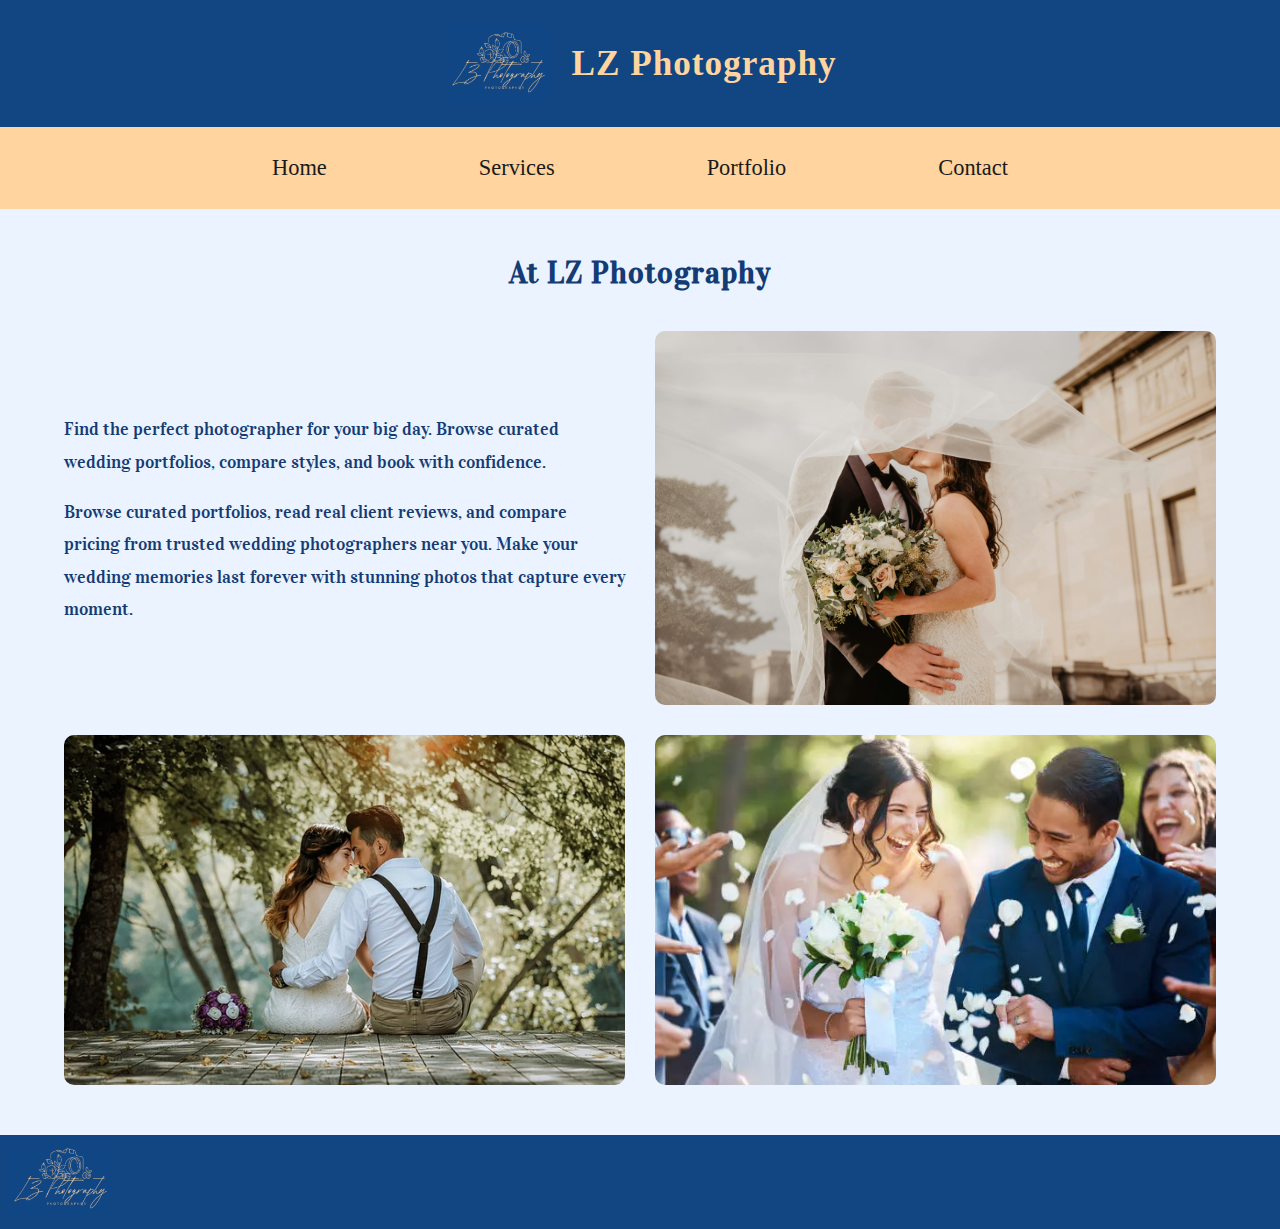
<file: index.html>
<!DOCTYPE html>
<html lang="en">
<head>
    <meta charset="UTF-8">
    <meta name="viewport" content="width=device-width, initial-scale=1.0">
    <title>LZ Photography</title>
    <link href="https://fonts.googleapis.com/css2?family=Vidaloka&display=swap" rel="stylesheet">
    <link href="https://fonts.googleapis.com/css2?family=Montserrat:wght@300;400;500&family=Vidaloka&display=swap" rel="stylesheet">
    <link rel="stylesheet" href="css/home_styles.css">
</head>

<body>
    <header class="header">
        <div class="logo-section">
            <img src="logo.png" alt="LZ Photography Logo" class="logo">
            <h1 class="title">LZ Photography</h1>
        </div>
    </header>

    <div class="menu-container">
        <div class="menu-icon" id="menuToggle">
            <img src="menubar-pic.jpeg" alt="menu">
        </div>

        <nav class="navbar" id="nav-menu">
            <a href="index.html">Home</a>
            <a href="services.html">Services</a>
            <a href="portfolio.html">Portfolio</a>
            <a href="contact.html">Contact</a>
        </nav>
    </div>

<section class="introduction">
        <h2>At LZ Photography</h2>


 <div class="introduction-content">
    <div class="text-block">
        <p>Find the perfect photographer for your big day. Browse curated wedding portfolios, compare styles, and book with confidence.</p>
        <p>Browse curated portfolios, read real client reviews, and compare pricing from trusted wedding photographers near you. Make your wedding memories last forever with stunning photos that capture every moment.</p>
    </div>

    <img src="home1.jpg" alt="Bride and groom photo" class="image1">
    <img src="home4.jpg" alt="Wedding photo outdoors" class="image2">
    <img src="home3.jpg" alt="Wedding photo outdoors" class="image3">
</div>
</section>

<footer>
    <div><img src="logo.png" alt="LZ Photography Logo" class="logo"></div>
</footer>
</body>

<script src="script.js"></script>
</html>
</file>
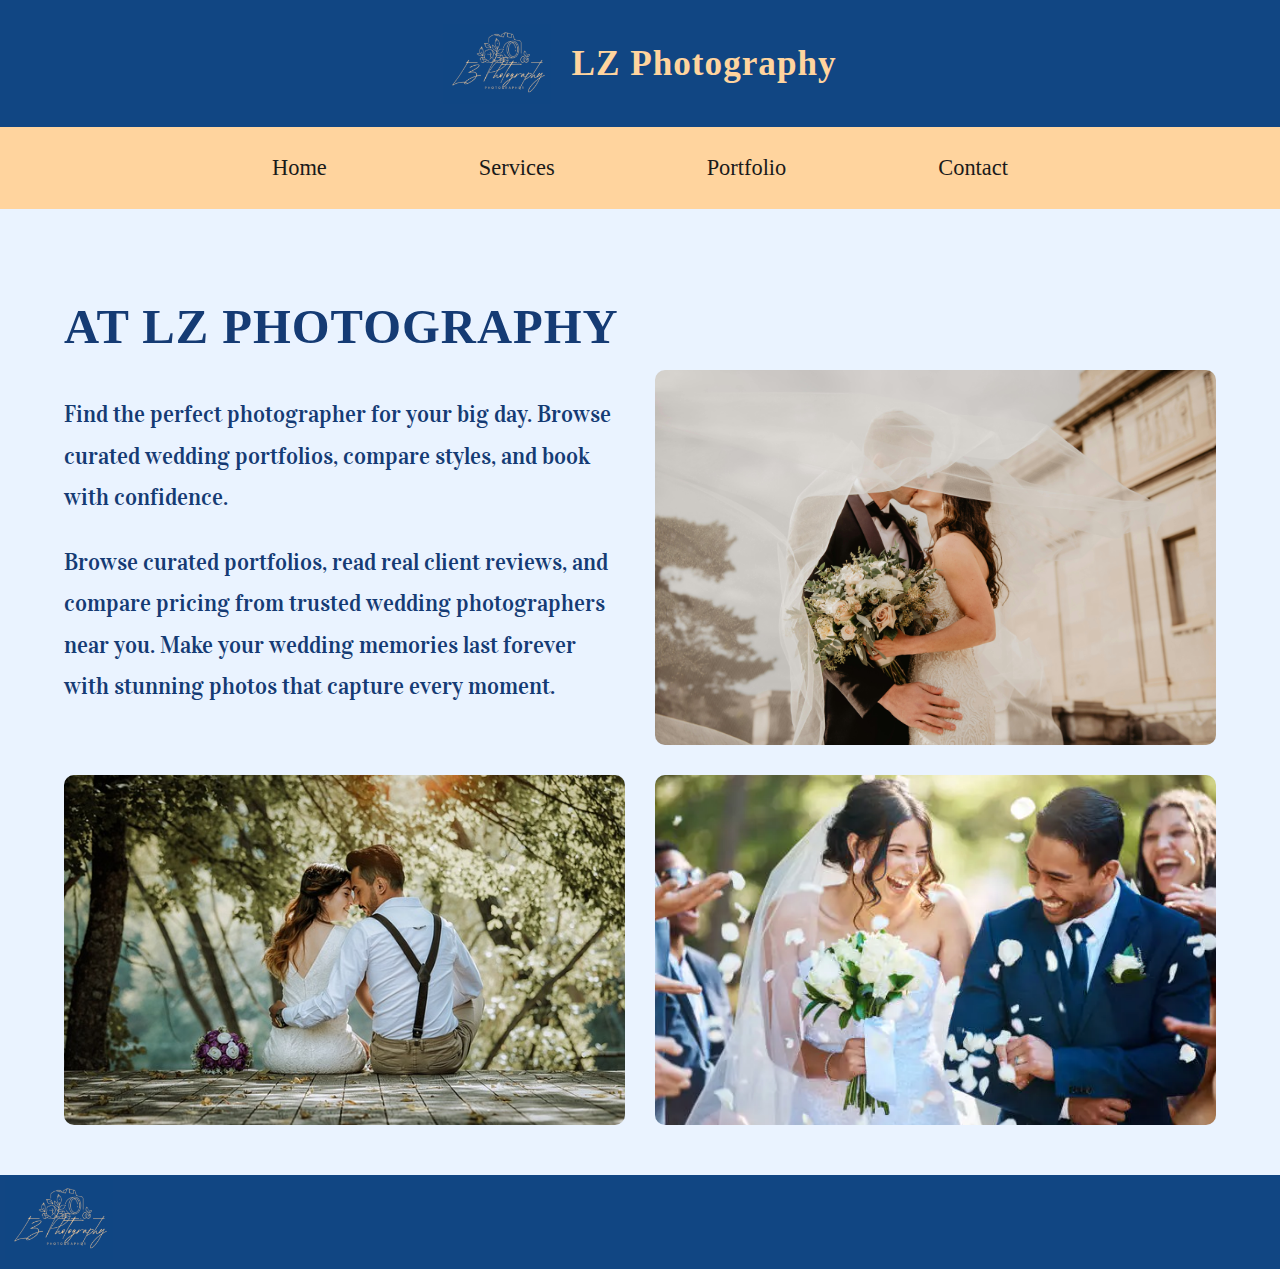
<file: final 2/index.html>
<!DOCTYPE html>
<html lang="en">
<head>
    <meta charset="UTF-8">
    <meta name="viewport" content="width=device-width, initial-scale=1.0">
    <title>LZ Photography</title>
    <link rel="stylesheet" href="css/home_styles.css">
    <link href="https://fonts.googleapis.com/css2?family=Montserrat:wght@400;500&family=Vidaloka&display=swap" rel="stylesheet">
</head>

<body>
    <header class="header">
        <div class="logo-section">
            <img src="logo.png" alt="LZ Photography Logo" class="logo">
            <h1 class="title">LZ Photography</h1>
        </div>
    </header>

    <div class="menu-container">
        <div class="menu-icon" id="menuToggle">
            <img src="menubar-pic.jpeg" alt="menu">
        </div>

        <nav class="navbar" id="nav-menu">
            <a href="index.html">Home</a>
            <a href="services.html">Services</a>
            <a href="portfolio.html">Portfolio</a>
            <a href="contact.html">Contact</a>
        </nav>
    </div>

<section class="introduction">
        <h2>AT LZ PHOTOGRAPHY</h2>


 <div class="introduction-content">
    <div class="text-block">
        <p>Find the perfect photographer for your big day. Browse curated wedding portfolios, compare styles, and book with confidence.</p>
        <p>Browse curated portfolios, read real client reviews, and compare pricing from trusted wedding photographers near you. Make your wedding memories last forever with stunning photos that capture every moment.</p>
    </div>

    <img src="home1.jpg" alt="Bride and groom photo" class="image1">
    <img src="home4.jpg" alt="Wedding photo outdoors" class="image2">
    <img src="home3.jpg" alt="Wedding photo outdoors" class="image3">
</div>
</section>

<footer>
    <div><img src="logo.png" alt="LZ Photography Logo" class="logo"></div>
</footer>
</body>

<script src="script.js"></script>
</html>
</file>
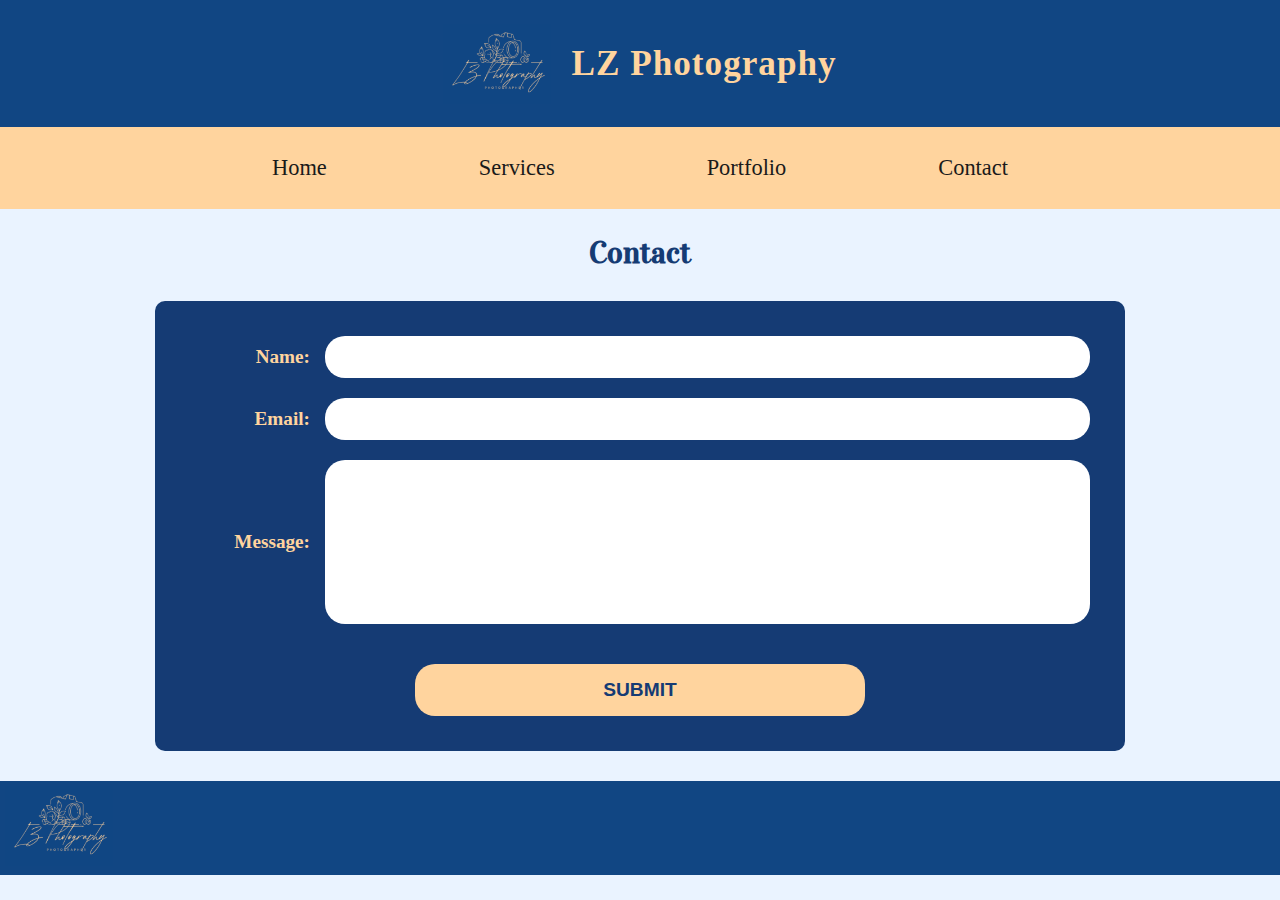
<file: contact.html>
<!DOCTYPE html>
<html lang="en">
<head>
    <meta charset="UTF-8">
    <meta name="viewport" content="width=device-width, initial-scale=1.0">
    <title>LZ Photography</title>
    <link href="https://fonts.googleapis.com/css2?family=Vidaloka&display=swap" rel="stylesheet">
    <link href="https://fonts.googleapis.com/css2?family=Montserrat:wght@300;400;500&family=Vidaloka&display=swap" rel="stylesheet">
    <link rel="stylesheet" href="css/contact_styles.css">
</head>

<body>
    <header class="header">
        <div class="logo-section">
            <img src="logo.png" alt="LZ Photography Logo" class="logo">
            <h1 class="title">LZ Photography</h1>
        </div>
    </header>

    <div class="menu-container">
        <div class="menu-icon" id="menuToggle">
            <img src="menubar-pic.jpeg" alt="menu">
        </div>

        <nav class="navbar" id="nav-menu">
            <a href="index.html">Home</a>
            <a href="services.html">Services</a>
            <a href="portfolio.html">Portfolio</a>
            <a href="contact.html">Contact</a>
        </nav>
    </div>

    <h2>Contact</h2>

    <section class="contact">

    <form class="contact-form">
      <label for="name">Name:</label>
      <input type="text" id="name">

      <label for="email">Email:</label>
      <input type="email" id="email">

      <label for="message">Message:</label>
      <textarea id="message"></textarea>

      <button type="submit" class="submit">SUBMIT</button>
    </form>
  </section>

  <footer>
    <div><img src="logo.png" alt="LZ Photography Logo" class="logo"></div>
</footer>
</body>

<script src="script.js"></script>
</html>
</file>
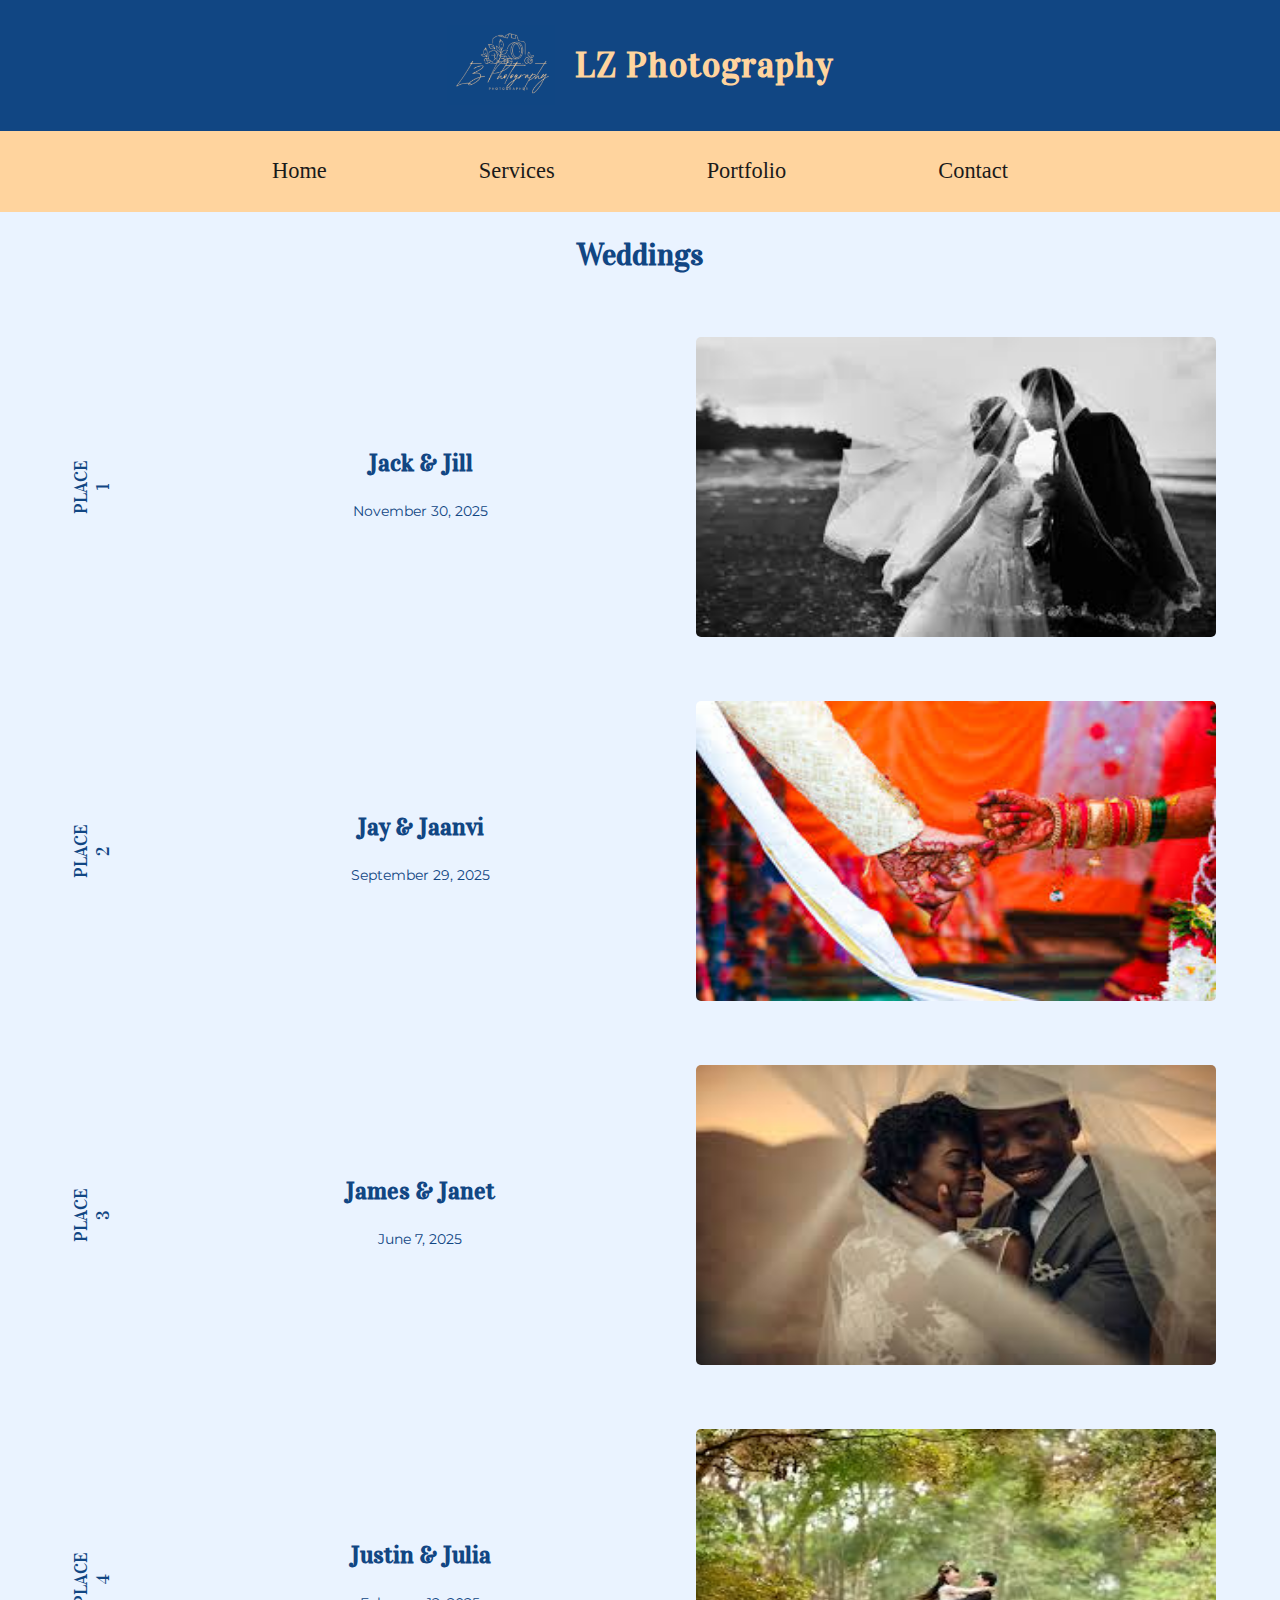
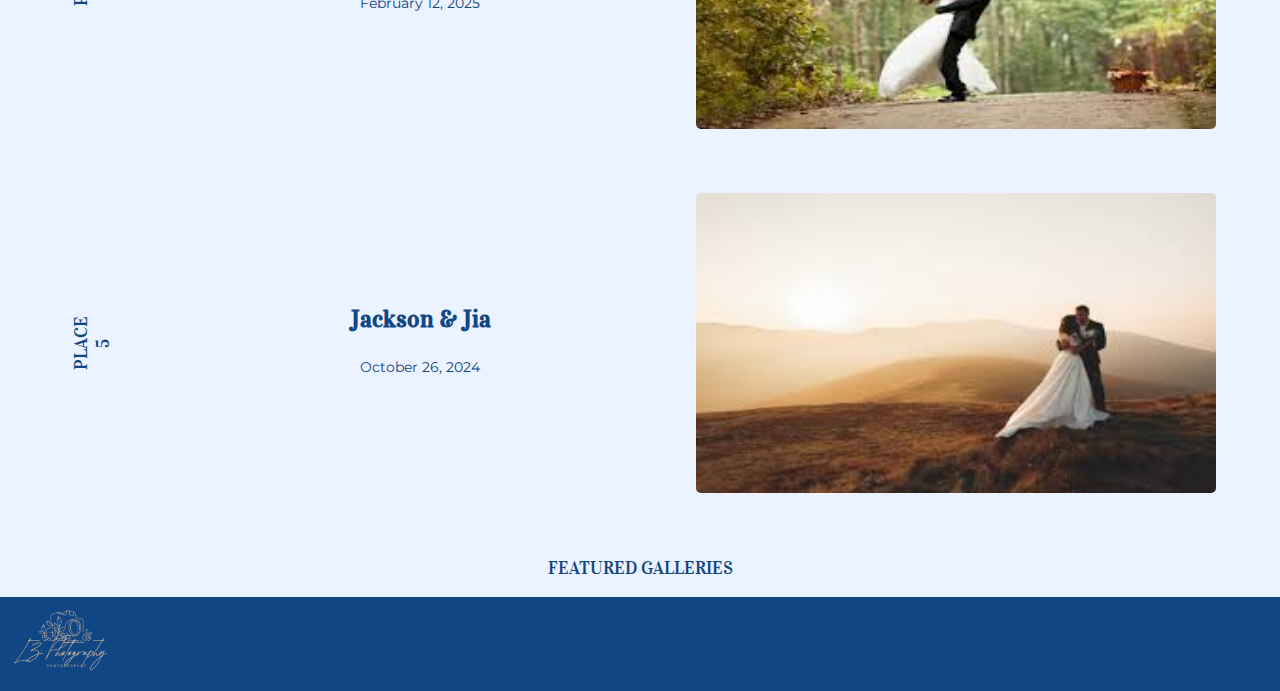
<file: portfolio.html>
<!DOCTYPE HTML>
<html lang="en">

<head>
    <meta charset="utf-8">
    <meta name="viewport" content="width=device-width, initial-scale-1, shrink-to-fit=no">
    <title>Portfolio</title>
        <link rel="preconnect" href="https://fonts.googleapis.com">
        <link rel="preconnect" href="https://fonts.gstatic.com" crossorigin>
        <link href="https://fonts.googleapis.com/css2?family=Vidaloka&display=swap" rel="stylesheet">
        <link href="https://fonts.googleapis.com/css2?family=Montserrat:wght@300;400;500&family=Vidaloka&display=swap" rel="stylesheet">
        <link rel="stylesheet" href="css/portfolio_styles.css">
</head>

<body>
    <header class="header">
        <div class="logo-section">
            <img src="logo.png" alt="LZ Photography Logo" class="logo">
            <h1 class="title">LZ Photography</h1>
        </div>
    </header>

    <div class="menu-container">
        <div class="menu-icon" id="menuToggle">
            <img src="menubar-pic.jpeg" alt="menu">
        </div>

        <nav class="navbar" id="nav-menu">
            <a href="index.html">Home</a>
            <a href="services.html">Services</a>
            <a href="portfolio.html">Portfolio</a>
            <a href="contact.html">Contact</a>
        </nav>
    </div>
    
    <main class="gallery">
        <header>
            <h1 class="title">Weddings</h1>
        </header>

        <section class="couple">
            <p class="venue">PLACE 1</p>
            <div class="info">
                <h2 class="couple-names">Jack & Jill</h2>
                <p class="date">November 30, 2025</p>
            </div>
            
            <img class="cover-photo" src="port_img/couple_1.jpeg" alt="Couple 1 Cover Photo">
        </section>

        <section class="couple">
            <p class="venue">PLACE 2</p>
            <div class="info">
                <h2 class="couple-names">Jay & Jaanvi</h2>
                <p class="date">September 29, 2025</p>
            </div>
            <img class="cover-photo" src="port_img/couple_2.jpeg" alt="Couple 2 Cover Photo">
        </section>

        <section class="couple">
            <p class="venue">PLACE 3</p>
            <div class="info">
                <h2 class="couple-names">James & Janet</h2>
                <p class="date">June 7, 2025</p>
            </div>
            <img class="cover-photo" src="port_img/couple_3.jpeg" alt="Couple 3 Cover Photo">
        </section>

        <section class="couple">
            <p class="venue">PLACE 4</p>
            <div class="info">
                <h2 class="couple-names">Justin & Julia</h2>
                <p class="date">February 12, 2025</p>
            </div>
            <img class="cover-photo" src="port_img/couple_4.jpeg" alt="Couple 4 Cover Photo">
        </section>

        <section class="couple">
            <p class="venue">PLACE 5</p>
            <div class="info">
                <h2 class="couple-names">Jackson & Jia</h2>
                <p class="date">October 26, 2024</p>
            </div>
            <img class="cover-photo" src="port_img/couple_5.jpeg" alt="Couple 5 Cover Photo">
        </section>

        <section class="bottom-text">
            <p>FEATURED GALLERIES</p>
        </section>
    </main>

    <footer>
        <div><img src="logo.png" alt="LZ Photography Logo" class="logo"></div>
    </footer>
</body>  

<script src="script.js"></script>
</html>
</file>
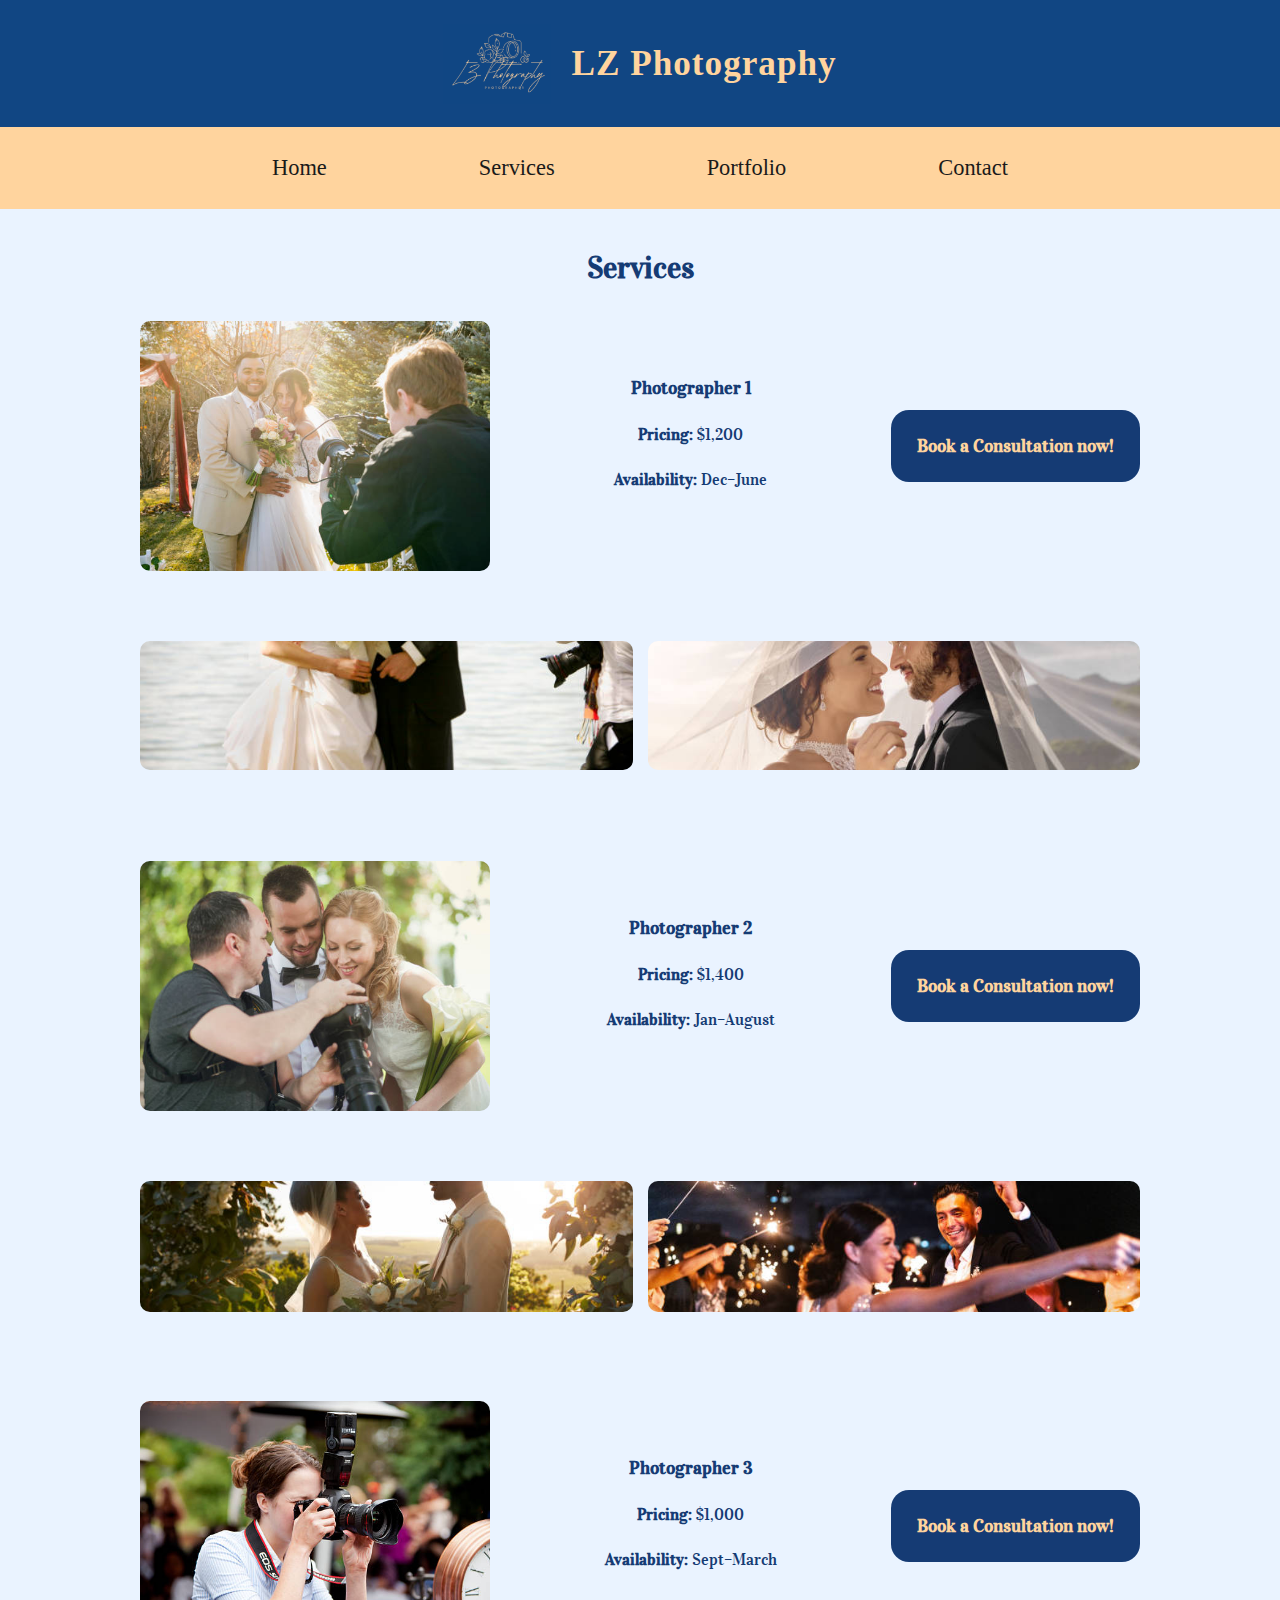
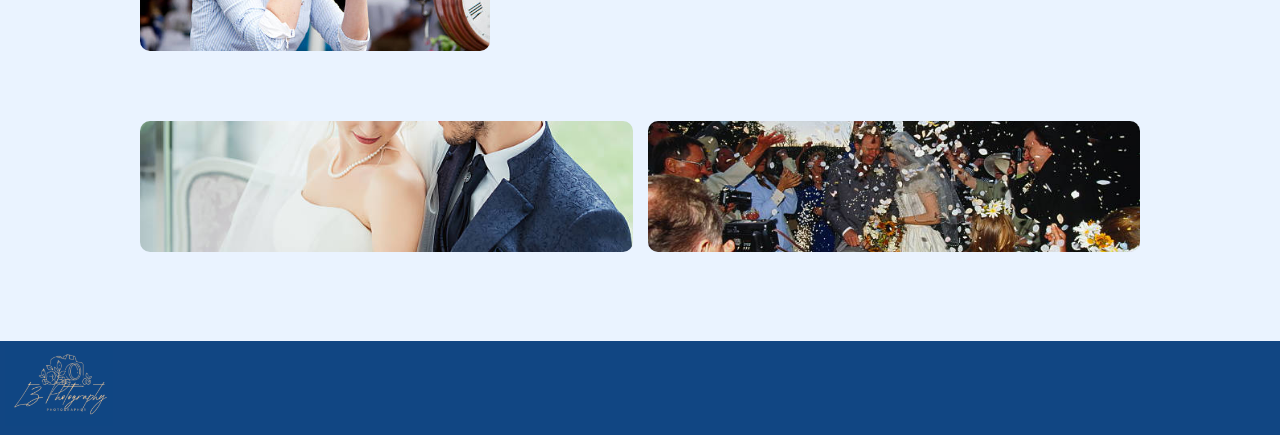
<file: services.html>
<!DOCTYPE html>
<html lang="en">
<head>
    <meta charset="UTF-8">
    <meta name="viewport" content="width=device-width, initial-scale=1.0">
    <title>LZ Photography - Services</title>
    <link href="https://fonts.googleapis.com/css2?family=Vidaloka&display=swap" rel="stylesheet">
    <link href="https://fonts.googleapis.com/css2?family=Montserrat:wght@300;400;500&family=Vidaloka&display=swap" rel="stylesheet">
    <link rel="stylesheet" href="css/services_styles.css">
</head>

<body>

    <header class="header">
        <div class="logo-section">
            <img src="logo.png" alt="LZ Photography Logo" class="logo">
            <h1 class="title">LZ Photography</h1>
        </div>
    </header>

    <div class="menu-container">
        <div class="menu-icon" id="menuToggle">
            <img src="menubar-pic.jpeg" alt="menu">
        </div>

        <nav class="navbar" id="nav-menu">
            <a href="index.html">Home</a>
            <a href="services.html">Services</a>
            <a href="portfolio.html">Portfolio</a>
            <a href="contact.html">Contact</a>
        </nav>
    </div>

    <section class="services">
        <h2>Services</h2>

        <div class="service-profile">
            <img src="services_img/photographer1.jpg" alt="Photographer 1 portrait" class="profile-pic">

            <div class="service-info">
                <h3>Photographer 1</h3>
                <p><strong>Pricing:</strong> $1,200</p>
                <p><strong>Availability:</strong> Dec–June</p>
            </div>

            <a href="contact.html" class="consult-btn">Book a Consultation now!</a>
        </div>

        <div class="services-gallery">
            <img src="services_img/sample1.jpg" alt="Sample photography 1">
            <img src="services_img/sample2.jpg" alt="Sample photography 2">
        </div>

        <div class="service-profile">
            <img src="services_img/photographer2.jpg" alt="Photographer 2 portrait" class="profile-pic">

            <div class="service-info">
                <h3>Photographer 2</h3>
                <p><strong>Pricing:</strong> $1,400</p>
                <p><strong>Availability:</strong> Jan–August</p>
            </div>

            <a href="contact.html" class="consult-btn">Book a Consultation now!</a>
        </div>

        <div class="services-gallery">
            <img src="services_img/sample3.jpg" alt="Sample photography 3">
            <img src="services_img/sample4.jpg" alt="Sample photography 4">
        </div>

        <div class="service-profile">
            <img src="services_img/photographer3.jpg" alt="Photographer 3 portrait" class="profile-pic">

            <div class="service-info">
                <h3>Photographer 3</h3>
                <p><strong>Pricing:</strong> $1,000</p>
                <p><strong>Availability:</strong> Sept–March</p>
            </div>

            <a href="contact.html" class="consult-btn">Book a Consultation now!</a>
        </div>

        <div class="services-gallery">
            <img src="services_img/sample5.jpg" alt="Sample photography 5">
            <img src="services_img/sample6.jpg" alt="Sample photography 6">
        </div>
    </section>

    <footer>
    <div><img src="logo.png" alt="LZ Photography Logo" class="logo"></div>
</footer>
</body>

<script src="script.js"></script>
</html>
</file>
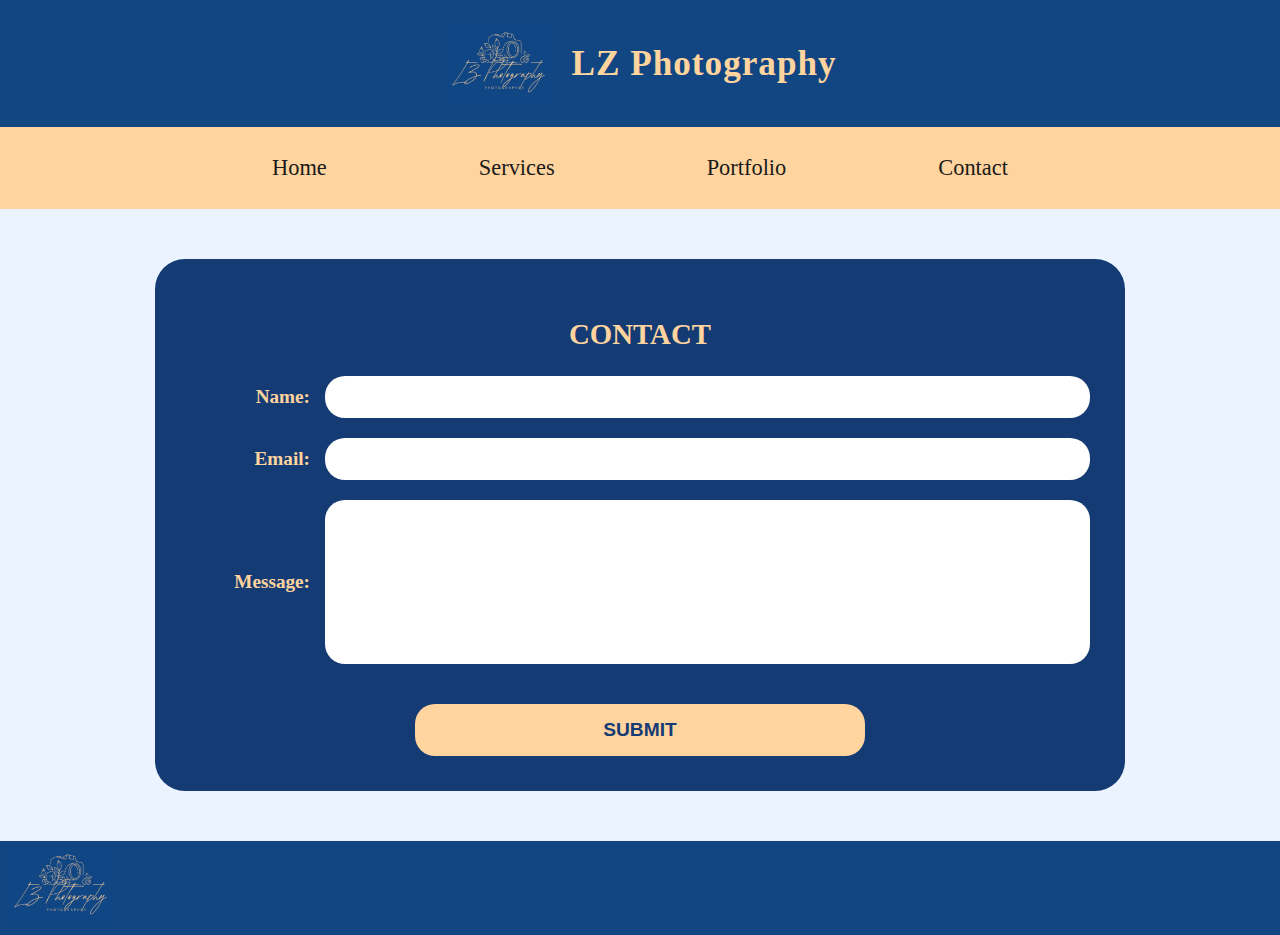
<file: final 2/contact.html>
<!DOCTYPE html>
<html lang="en">
<head>
    <meta charset="UTF-8">
    <meta name="viewport" content="width=device-width, initial-scale=1.0">
    <title>LZ Photography</title>
    <link rel="stylesheet" href="css/contact_styles.css">
    <link href="https://fonts.googleapis.com/css2?family=Montserrat:wght@400;500&family=Vidaloka&display=swap" rel="stylesheet">
</head>

<body>
    <header class="header">
        <div class="logo-section">
            <img src="logo.png" alt="LZ Photography Logo" class="logo">
            <h1 class="title">LZ Photography</h1>
        </div>
    </header>

    <div class="menu-container">
        <div class="menu-icon" id="menuToggle">
            <img src="menubar-pic.jpeg" alt="menu">
        </div>

        <nav class="navbar" id="nav-menu">
            <a href="index.html">Home</a>
            <a href="services.html">Services</a>
            <a href="portfolio.html">Portfolio</a>
            <a href="contact.html">Contact</a>
        </nav>
    </div>

    <section class="contact">
        <h2>CONTACT</h2>

    <form class="contact-form">
      <label for="name">Name:</label>
      <input type="text" id="name">

      <label for="email">Email:</label>
      <input type="email" id="email">

      <label for="message">Message:</label>
      <textarea id="message"></textarea>

      <button type="submit" class="submit">SUBMIT</button>
    </form>
  </section>

  <footer>
    <div><img src="logo.png" alt="LZ Photography Logo" class="logo"></div>
</footer>
</body>

<script src="script.js"></script>
</html>
</file>
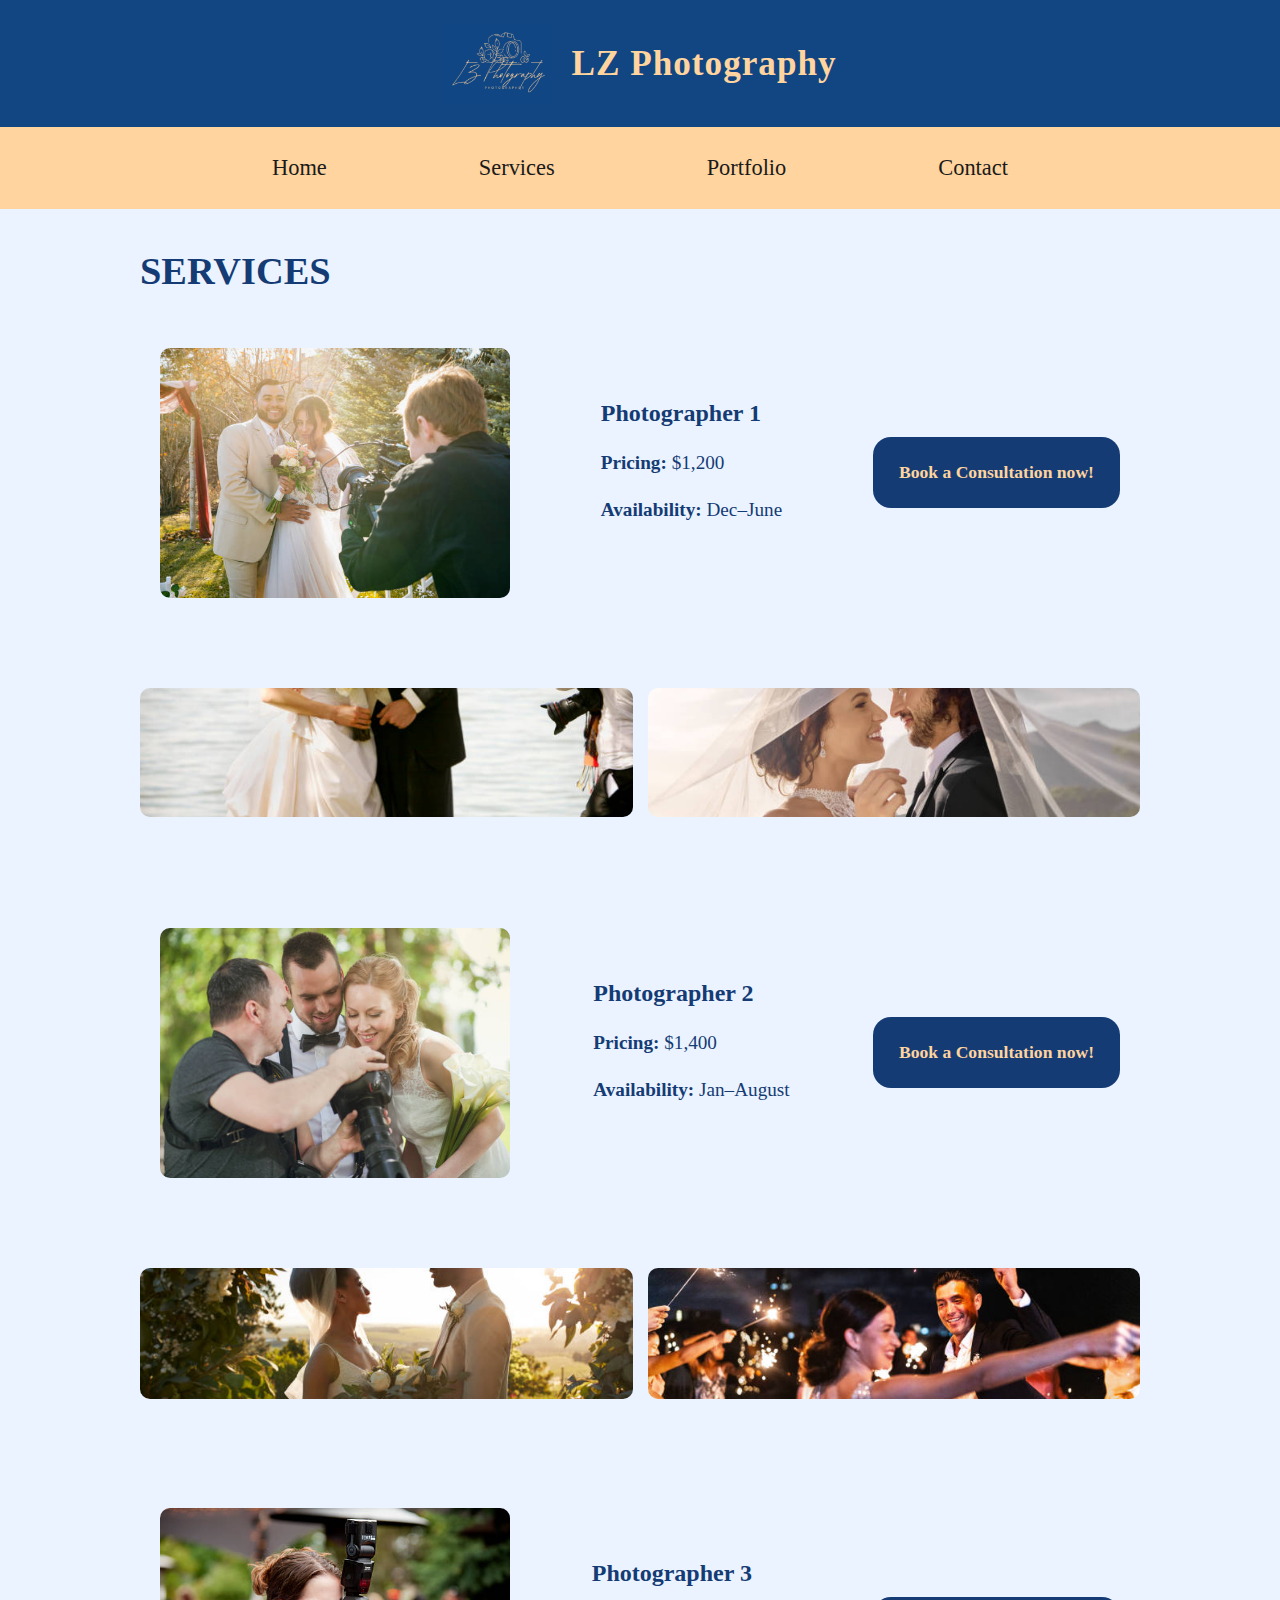
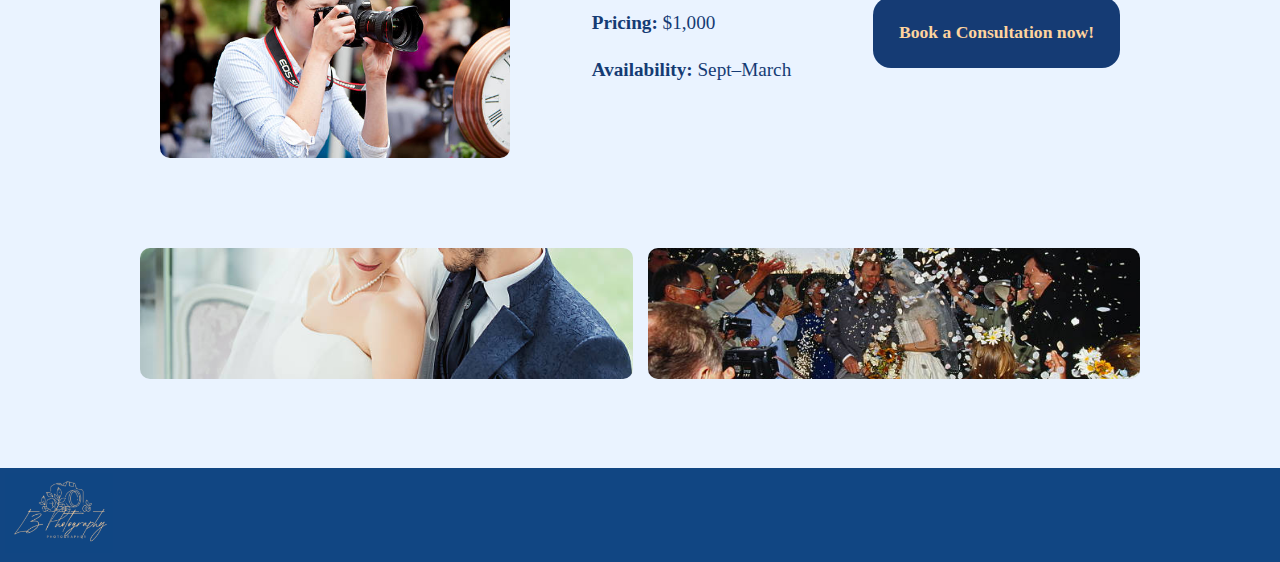
<file: final 2/services.html>
<!DOCTYPE html>
<html lang="en">
<head>
    <meta charset="UTF-8">
    <meta name="viewport" content="width=device-width, initial-scale=1.0">
    <title>LZ Photography - Services</title>
    <link rel="stylesheet" href="css/services_styles.css">
    <link href="https://fonts.googleapis.com/css2?family=Montserrat:wght@400;500&family=Vidaloka&display=swap" rel="stylesheet">
</head>

<body>

    <header class="header">
        <div class="logo-section">
            <img src="logo.png" alt="LZ Photography Logo" class="logo">
            <h1 class="title">LZ Photography</h1>
        </div>
    </header>

    <div class="menu-container">
        <div class="menu-icon" id="menuToggle">
            <img src="menubar-pic.jpeg" alt="menu">
        </div>

        <nav class="navbar" id="nav-menu">
            <a href="index.html">Home</a>
            <a href="services.html">Services</a>
            <a href="portfolio.html">Portfolio</a>
            <a href="contact.html">Contact</a>
        </nav>
    </div>

    <section class="services">
        <h2>SERVICES</h2>

        <div class="service-profile">
            <img src="services_img/photographer1.jpg" alt="Photographer 1 portrait" class="profile-pic">

            <div class="service-info">
                <h3>Photographer 1</h3>
                <p><strong>Pricing:</strong> $1,200</p>
                <p><strong>Availability:</strong> Dec–June</p>
            </div>

            <a href="contact.html" class="consult-btn">Book a Consultation now!</a>
        </div>

        <div class="services-gallery">
            <img src="services_img/sample1.jpg" alt="Sample photography 1">
            <img src="services_img/sample2.jpg" alt="Sample photography 2">
        </div>

        <div class="service-profile">
            <img src="services_img/photographer2.jpg" alt="Photographer 2 portrait" class="profile-pic">

            <div class="service-info">
                <h3>Photographer 2</h3>
                <p><strong>Pricing:</strong> $1,400</p>
                <p><strong>Availability:</strong> Jan–August</p>
            </div>

            <a href="contact.html" class="consult-btn">Book a Consultation now!</a>
        </div>

        <div class="services-gallery">
            <img src="services_img/sample3.jpg" alt="Sample photography 3">
            <img src="services_img/sample4.jpg" alt="Sample photography 4">
        </div>

        <div class="service-profile">
            <img src="services_img/photographer3.jpg" alt="Photographer 3 portrait" class="profile-pic">

            <div class="service-info">
                <h3>Photographer 3</h3>
                <p><strong>Pricing:</strong> $1,000</p>
                <p><strong>Availability:</strong> Sept–March</p>
            </div>

            <a href="contact.html" class="consult-btn">Book a Consultation now!</a>
        </div>

        <div class="services-gallery">
            <img src="services_img/sample5.jpg" alt="Sample photography 5">
            <img src="services_img/sample6.jpg" alt="Sample photography 6">
        </div>
    </section>

    <footer>
    <div><img src="logo.png" alt="LZ Photography Logo" class="logo"></div>
</footer>
</body>

<script src="script.js"></script>
</html>
</file>
<file: css/home_styles.css>
body {
  margin: 0;
  padding: 0;
  background-color: #eaf3ff;
}

.header {
  background: #114683; 
  padding: 20px;
  text-align: center;
}

.logo-section {
  display: flex;
  align-items: center;
  justify-content: center;
  gap: 20px;
}

.logo {
  height: 80px;
}

.title {
  color: #ffd49e;
  font-size: 2.2rem;
  letter-spacing: 1px;
}

.menu-icon img {
  width: 32px;
  height: 32px;
  cursor: pointer;
}

.menu-icon {
    background-color: #ffd49e;
}

.navbar {
  list-style: none;
  position: absolute;
  left: 0;
  top: 163px;
  width: 170px;
  display: none;                     
  flex-direction: column;
  background: #ffd49e;
  overflow: hidden;
}

.navbar.show {
  display: flex;                    
}

.navbar a {
  text-decoration: none;
  color: #153b74;
  padding: 0.8rem 1rem;
  display: block;
}

.navbar a:hover {
  background: #f3f3f3;
}


.contact {
  width: 80%;
  max-width: 900px;
  background: #153b74;
  margin: 50px auto;
  padding: 35px;
  border-radius: 30px;
  color: #ffd49e;
  text-align: center;
}

.contact h2 {
  font-size: 1.8rem;
  margin-bottom: 25px;
}

.contact-form {
  display: grid;
  grid-template-columns: 120px 1fr;
  gap: 20px 15px;
  color: #ffd49e;
  align-items: center;
}

.contact-form label {
  text-align: right;
  font-weight: bold;
  font-size: 1.2rem;
}

.contact-form input,
.contact-form textarea {
  padding: 12px;
  border: none;
  border-radius: 20px;
  font-size: 1rem;
}

.contact-form textarea {
  height: 140px;
  resize: none;
}

.submit {
  grid-column: 1 / span 2;
  margin: 20px auto 0;
  width: 50%;
  background: #ffd49e;
  border: none;
  padding: 15px;
  border-radius: 20px;
  font-size: 1.2rem;
  color: #153b74;
  font-weight: bold;
}

.submit:hover{
    background-color: #fceacf;
    color:#114683;
    text-decoration: underline;
}

.introduction{
  width: 90%;
  margin: 30px auto;
  margin-top: 0;
  padding: 20px;
  color: #153b74;
  font-family: 'Vidaloka', serif;
  font-size: 30px;
}

.introduction h2 {
  font-size: 3.8vw;
  font-weight: bold;
  margin-bottom: 15px;
  letter-spacing: 1px;
  font-family: 'Vidaloka', serif;
  font-size: 30px;
}

.introduction-content {
  display: flex;
  flex-direction: column;
  gap: 20px;
}

.text-block p {
  font-size: 16px; 
  line-height: 1.6;
  margin-bottom: 15px;
}

.introduction-content, .introduction-content p {
  font-family: "Vidaloka", serif;
  font-size: 16px; 

}

.image-block {
  display: flex;
  flex-direction: column;
  gap: 15px;
}

img {
  border-radius: 5px;
}

.image-block img {
  width: 100%;
  border-radius: 5px;
  object-fit: cover;
}

footer {
  width: 100%;
  padding: 5px;
  background: #114683;
}

@media screen and (min-width: 900px){
    .menu-icon{
        display: none;
    }
    .navbar {
  background-color: #ffd49e;
  display: flex;
  justify-content: center;
  flex-direction: row;
  position: static;
  gap: 120px;
  padding: 15px 0;
  width: 100%;
}

.navbar a {
  text-decoration: none;
  color: #1a1a1a;
  font-size: 1.4rem;
}

.navbar a:hover {
    text-decoration: underline;
    background-color: #ffd49e;
}


.introduction-content {
    display: grid;
    grid-template-columns: 1fr 1fr;
    grid-template-rows: auto auto;
    grid-template-areas:
        "text img1"
        "img2 img3";
    gap: 30px;
    align-items: start;
    margin-top: 40px;
}

.introduction {
  margin-top: 0;
}

.introduction h2 {
  text-align: center;
}

.text-block { grid-area: text; align-self: center;}
.image1 { grid-area: img1; }
.image2 { grid-area: img2; }
.image3 { grid-area: img3; }

.text-block p {
  font-size: 18px;;
  line-height: 1.8;
}

.image1, .image2, .image3 {
    width: 100%;
    height: auto;
    object-fit: cover;
    border-radius: 10px;
}

.image2, .image3 {
    max-height: 350px;
}

.image1 {
    max-height: 450px;
}
}
</file>
<file: final 2/css/home_styles.css>
body {
  margin: 0;
  padding: 0;
  background-color: #eaf3ff;
}

.header {
  background: #114683; 
  padding: 20px;
  text-align: center;
}

.logo-section {
  display: flex;
  align-items: center;
  justify-content: center;
  gap: 20px;
}

.logo {
  height: 80px;
}

.title {
  color: #ffd49e;
  font-size: 2.2rem;
  letter-spacing: 1px;
}

.menu-icon img {
  width: 32px;
  height: 32px;
  cursor: pointer;
}

.menu-icon {
    background-color: #ffd49e;
}

.navbar {
  list-style: none;
  position: absolute;
  left: 0;
  top: 163px;
  width: 170px;
  display: none;                     
  flex-direction: column;
  background: #ffd49e;
  overflow: hidden;
}

.navbar.show {
  display: flex;                    
}

.navbar a {
  text-decoration: none;
  color: #153b74;
  padding: 0.8rem 1rem;
  display: block;
}

.navbar a:hover {
  background: #f3f3f3;
}


.contact {
  width: 80%;
  max-width: 900px;
  background: #153b74;
  margin: 50px auto;
  padding: 35px;
  border-radius: 30px;
  color: #ffd49e;
  text-align: center;
}

.contact h2 {
  font-size: 1.8rem;
  margin-bottom: 25px;
}

.contact-form {
  display: grid;
  grid-template-columns: 120px 1fr;
  gap: 20px 15px;
  color: #ffd49e;
  align-items: center;
}

.contact-form label {
  text-align: right;
  font-weight: bold;
  font-size: 1.2rem;
}

.contact-form input,
.contact-form textarea {
  padding: 12px;
  border: none;
  border-radius: 20px;
  font-size: 1rem;
}

.contact-form textarea {
  height: 140px;
  resize: none;
}

.submit {
  grid-column: 1 / span 2;
  margin: 20px auto 0;
  width: 50%;
  background: #ffd49e;
  border: none;
  padding: 15px;
  border-radius: 20px;
  font-size: 1.2rem;
  color: #153b74;
  font-weight: bold;
}

.submit:hover{
    background-color: #fceacf;
    color:#114683;
    text-decoration: underline;
}

.introduction{
  width: 90%;
  margin: 30px auto;
  padding: 20px;
  color: #153b74;
}

.introduction h2 {
  font-size: 3.8vw;
  font-weight: bold;
  margin-bottom: 15px;
  letter-spacing: 1px;
}

.introduction-content {
  display: flex;
  flex-direction: column;
  gap: 20px;
}

.text-block p {
  font-size: 3vw; 
  line-height: 1.6;
  margin-bottom: 15px;
}

.introduction-content, .introduction-content p {
  font-family: "Vidaloka", serif;
}

.image-block {
  display: flex;
  flex-direction: column;
  gap: 15px;
}

.image-block img {
  width: 100%;
  border-radius: 10px;
  object-fit: cover;
}

footer {
  width: 100%;
  padding: 5px;
  background: #114683;
}

@media screen and (min-width: 900px){
    .menu-icon{
        display: none;
    }
    .navbar {
  background-color: #ffd49e;
  display: flex;
  justify-content: center;
  flex-direction: row;
  position: static;
  gap: 120px;
  padding: 15px 0;
  width: 100%;
}

.navbar a {
  text-decoration: none;
  color: #1a1a1a;
  font-size: 1.4rem;
}

.navbar a:hover {
    text-decoration: underline;
    background-color: #ffd49e;
}


.introduction-content {
    display: grid;
    grid-template-columns: 1fr 1fr;
    grid-template-rows: auto auto;
    grid-template-areas:
        "text img1"
        "img2 img3";
    gap: 30px;
    align-items: start;
}

.text-block { grid-area: text; }
.image1 { grid-area: img1; }
.image2 { grid-area: img2; }
.image3 { grid-area: img3; }

.text-block p {
  font-size: 1.8vw;;
    line-height: 1.8;
}

.image1, .image2, .image3 {
    width: 100%;
    height: auto;
    object-fit: cover;
    border-radius: 10px;
}

.image2, .image3 {
    max-height: 350px;
}

.image1 {
    max-height: 450px;
}
}
</file>
<file: css/contact_styles.css>
body {
  margin: 0;
  padding: 0;
  background-color: #eaf3ff;
}

.header {
  background: #114683; 
  padding: 20px;
  text-align: center;
}

.logo-section {
  display: flex;
  align-items: center;
  justify-content: center;
  gap: 20px;
}

.logo {
  height: 80px;
}

.title {
  color: #ffd49e;
  font-size: 2.2rem;
  letter-spacing: 1px;
}

.menu-icon img {
  width: 32px;
  height: 32px;
  cursor: pointer;
}

.menu-icon {
    background-color: #ffd49e;
}

.navbar {
  list-style: none;
  position: absolute;
  left: 0;
  top: 163px;
  width: 170px;
  display: none;                     
  flex-direction: column;
  background: #ffd49e;
  overflow: hidden;
}

.navbar.show {
  display: flex;                    
}

.navbar a {
  text-decoration: none;
  color: #153b74;
  padding: 0.8rem 1rem;
  display: block;
}

.navbar a:hover {
  background: #f3f3f3;
}


.contact {
  width: 80%;
  max-width: 900px;
  background: #153b74;
  margin: 30px auto;
  padding: 35px;
  border-radius: 10px;
  color: #ffd49e;
  text-align: center;
}

h2 {
  font-size: 1.8rem;
  margin-bottom: 15px;
  font-family: 'Vidaloka', serif;
  font-size: 30px;
  color: #153b74;
  text-align: center;
}

.contact-form {
  display: grid;
  grid-template-columns: 120px 1fr;
  gap: 20px 15px;
  color: #ffd49e;
  align-items: center;
}

.contact-form label {
  text-align: right;
  font-weight: bold;
  font-size: 1.2rem;
}

.contact-form input,
.contact-form textarea {
  padding: 12px;
  border: none;
  border-radius: 20px;
  font-size: 1rem;
}

.contact-form textarea {
  height: 140px;
  resize: none;
}

.submit {
  grid-column: 1 / span 2;
  margin: 20px auto 0;
  width: 50%;
  background: #ffd49e;
  border: none;
  padding: 15px;
  border-radius: 20px;
  font-size: 1.2rem;
  color: #153b74;
  font-weight: bold;
}

.submit:hover{
    background-color: #fceacf;
    color:#114683;
    text-decoration: underline;
}

footer{
    background-color: #114683;
    padding: 5px;
}



@media screen and (min-width: 900px){
    .menu-icon{
        display: none;
    }
    .navbar {
  background-color: #ffd49e;
  display: flex;
  justify-content: center;
  flex-direction: row;
  position: static;
  gap: 120px;
  padding: 15px 0;
  width: 100%;
}

.navbar a {
  text-decoration: none;
  color: #1a1a1a;
  font-size: 1.4rem;
}

.navbar a:hover {
    text-decoration: underline;
    background-color: #ffd49e;
}
}
</file>
<file: css/portfolio_styles.css>
body {
  margin: 0;
  padding: 0;
  background-color: #eaf3ff;
}

.header {
  background: #114683; 
  padding: 20px;
  text-align: center;
}

header {
    text-align: center;
}

.title {
    color: #114683;
    font-family: 'Vidaloka', serif;
    margin-top: 1.5rem;
    font-size: 30px;
}

.couple {
    margin-bottom: 3rem;
    text-align: center;
}

.venue {
    color: #114683;
    font-family: 'Vidaloka', serif;
    font-size: 18px;
}

.couple-names {
    color: #114683;
    font-family: 'Vidaloka', serif;
    font-size: 24px;
    margin-top: .5rem;
}

.date {
    color: #114683;
    font-family: 'Montserrat', sans-serif;
    font-size: 14px;
    margin-top: .25rem;
}

.bottom-text {
    color: #114683;
    font-family: 'Vidaloka', serif;
    font-size: 18px;
    margin-top: .5rem;
    text-align:center;
}

.cover-photo {
    display: block;
    border-radius: 5px;
    width: 80%;
    height:auto;
    margin-left: auto;
    margin-right: auto;
    transition: transform 0.2s ease-out;
}

.cover-photo:hover {
    transform: scale(.9);
}

@media (min-width:768px) {
    .couple {
        display:grid;
        grid-template-columns: 80px minmax(260px, 1fr) minmax(340px, 520px);
        column-gap: 3rem;
        align-items: center;
        justify-content: center;
        margin: 4rem auto;
        width: 90%;
        max-width: 1200px;
    }

    .venue {
        grid-column: 1;
        transform: rotate(270deg);
        display: flex;
        align-items: center;
        justify-content: center;
        margin-right: 1.5rem;
    }

    .info {
        grid-column: 2;
        display: flex;
        flex-direction: column;
        align-items: center;
        justify-content: center;
        text-align: center;
        margin: 0 auto;
    }

    .cover-photo {
        grid-column: 3;
        margin:0;
        justify-self: center;
        width: 100%;
        height: 300px;
    }
}

.header {
  background: #114683; 
  padding: 20px;
  text-align: center;
}

.logo-section {
  display: flex;
  align-items: center;
  justify-content: center;
  gap: 20px;
}

.logo {
  height: 80px;
}

.header .title {
  color: #ffd49e;
  font-size: 2.2rem;
  letter-spacing: 1px;
  font-family: 'Vidaloka', serif;
}

.menu-icon img {
  width: 32px;
  height: 32px;
  cursor: pointer;
}

.menu-icon {
  background-color: #ffd49e;
}

.navbar {
  list-style: none;
  left: 0;
  top: 163px;
  width: 170px;
  display: none;
  flex-direction: column;
  background: #ffd49e;
  overflow: hidden;
}

.navbar.show {
  display: flex;
}

.navbar a {
  text-decoration: none;
  color: #153b74;
  padding: 0.8rem 1rem;
  display: block;
}

.navbar a:hover {
  background: #f3f3f3;
}

footer {
  background-color: #114683;
  padding: 5px;
}

@media screen and (min-width: 900px) {
  .menu-icon {
    display: none;
  }

  .navbar {
    background-color: #ffd49e;
    display: flex;
    justify-content: center;
    flex-direction: row;
    position: static;
    gap: 120px;
    padding: 15px 0;
    width: 100%;
  }

  .navbar a {
    text-decoration: none;
    color: #1a1a1a;
    font-size: 1.4rem;
  }

  .navbar a:hover {
    text-decoration: underline;
    background-color: #ffd49e;
  }
}
</file>
<file: css/services_styles.css>
body {
  margin: 0;
  padding: 0;
  background-color: #eaf3ff;
}

.header {
  background: #114683; 
  padding: 20px;
  text-align: center;
}

.logo-section {
  display: flex;
  align-items: center;
  justify-content: center;
  gap: 20px;
}

.logo {
  height: 80px;
}

.title {
  color: #ffd49e;
  font-size: 2.2rem;
  letter-spacing: 1px;
}

.menu-icon img {
  width: 32px;
  height: 32px;
  cursor: pointer;
}

.menu-icon {
    background-color: #ffd49e;
}

.navbar {
  list-style: none;
  position: absolute;
  left: 0;
  top: 163px;
  width: 170px;
  display: none;                     
  flex-direction: column;
  background: #ffd49e;
  overflow: hidden;
}

.navbar.show {
  display: flex;                    
}

.navbar a {
  text-decoration: none;
  color: #153b74;
  padding: 0.8rem 1rem;
  display: block;
}

.navbar a:hover {
  background: #f3f3f3;
}


.contact {
  width: 80%;
  max-width: 900px;
  background: #153b74;
  margin: 50px auto;
  padding: 35px;
  border-radius: 30px;
  color: #ffd49e;
  text-align: center;
}

.contact h2 {
  font-size: 1.8rem;
  margin-bottom: 25px;
}

.contact-form {
  display: grid;
  grid-template-columns: 120px 1fr;
  gap: 20px 15px;
  color: #ffd49e;
  align-items: center;
}

.contact-form label {
  text-align: right;
  font-weight: bold;
  font-size: 1.2rem;
}

.contact-form input,
.contact-form textarea {
  padding: 12px;
  border: none;
  border-radius: 20px;
  font-size: 1rem;
}

.contact-form textarea {
  height: 140px;
  resize: none;
}

.submit {
  grid-column: 1 / span 2;
  margin: 20px auto 0;
  width: 50%;
  background: #ffd49e;
  border: none;
  padding: 15px;
  border-radius: 20px;
  font-size: 1.2rem;
  color: #153b74;
  font-weight: bold;
}

.submit:hover{
    background-color: #fceacf;
    color:#114683;
    text-decoration: underline;
}

footer{
    background-color: #114683;
    padding: 5px;
}

@media screen and (max-width: 768px) {
  .service-profile {
    max-width: 100%;
    width: 100%;
    padding: 40px;
    flex-direction: column;
    text-align: center;
  }

  .services {
    width: 95%;
    max-width: 1200px
  }

  .consult-btn {
    width: 50%;
    margin-top: 15px;
  }
}


@media screen and (min-width: 900px){
    .menu-icon{
        display: none;
    }
    .navbar {
  background-color: #ffd49e;
  display: flex;
  justify-content: center;
  flex-direction: row;
  position: static;
  gap: 120px;
  padding: 15px 0;
  width: 100%;
}

.navbar a {
  text-decoration: none;
  color: #1a1a1a;
  font-size: 1.4rem;
}

.navbar a:hover {
    text-decoration: underline;
    background-color: #ffd49e;
}
}

.services {
  width: 95%;
  max-width: 1000px;
  margin: 40px auto;
  color: #153b74;
  font-family: 'Vidaloka', serif;
  font-size: 30px;
  text-align: center;
}

.services h2 {
  font-size: 2.4rem;
  margin-bottom: 35px;
  font-family: 'Vidaloka', serif;
  font-size: 30px;
}

.service-profile {
  display: flex;
  align-items: center;
  justify-content: space-between;
  background: #eaf3ff;
  padding: 0px;
  border-radius: 5px;
  margin-bottom: 70px;
  gap: 20px;
}

.profile-pic {
  width: 350px;
  height: 250px;
  object-fit: cover;
  border-radius: 10px;
  background: white;
}

.service-info p {
  margin: 25px 0;
  font-size: 1.2rem;
  font-family: 'Vidaloka', serif;
  font-size: 16px;
}

.service-info h3 {
  margin: 0;
  margin-bottom: 12px;
  font-family: 'Vidaloka', serif;
  font-size: 18px;
}

.consult-btn {
  background: #153b74;
  color: #ffd49e;
  padding: 25px 26px;
  font-size: 1.1rem;
  border-radius: 18px;
  text-decoration: none;
  font-weight: bold;
}

.consult-btn:hover,
.consult-btn:focus {
  background-color: #1d4f8d;
  text-decoration: underline;
}

.services-gallery {
  display: grid;
  width: 100%;
  height: 150px;
  object-fit: cover;
  border-radius: 5px;
  grid-template-columns: 1fr 1fr;
  gap: 15px;
  margin-bottom: 70px;
}

.services-gallery img {
  width: 100%;
  height: 40%;
  border-radius: 10px;
  object-fit: cover;
}
</file>
<file: final 2/css/contact_styles.css>
body {
  margin: 0;
  padding: 0;
  background-color: #eaf3ff;
}

.header {
  background: #114683; 
  padding: 20px;
  text-align: center;
}

.logo-section {
  display: flex;
  align-items: center;
  justify-content: center;
  gap: 20px;
}

.logo {
  height: 80px;
}

.title {
  color: #ffd49e;
  font-size: 2.2rem;
  letter-spacing: 1px;
}

.menu-icon img {
  width: 32px;
  height: 32px;
  cursor: pointer;
}

.menu-icon {
    background-color: #ffd49e;
}

.navbar {
  list-style: none;
  position: absolute;
  left: 0;
  top: 163px;
  width: 170px;
  display: none;                     
  flex-direction: column;
  background: #ffd49e;
  overflow: hidden;
}

.navbar.show {
  display: flex;                    
}

.navbar a {
  text-decoration: none;
  color: #153b74;
  padding: 0.8rem 1rem;
  display: block;
}

.navbar a:hover {
  background: #f3f3f3;
}


.contact {
  width: 80%;
  max-width: 900px;
  background: #153b74;
  margin: 50px auto;
  padding: 35px;
  border-radius: 30px;
  color: #ffd49e;
  text-align: center;
}

.contact h2 {
  font-size: 1.8rem;
  margin-bottom: 25px;
}

.contact-form {
  display: grid;
  grid-template-columns: 120px 1fr;
  gap: 20px 15px;
  color: #ffd49e;
  align-items: center;
}

.contact-form label {
  text-align: right;
  font-weight: bold;
  font-size: 1.2rem;
}

.contact-form input,
.contact-form textarea {
  padding: 12px;
  border: none;
  border-radius: 20px;
  font-size: 1rem;
}

.contact-form textarea {
  height: 140px;
  resize: none;
}

.submit {
  grid-column: 1 / span 2;
  margin: 20px auto 0;
  width: 50%;
  background: #ffd49e;
  border: none;
  padding: 15px;
  border-radius: 20px;
  font-size: 1.2rem;
  color: #153b74;
  font-weight: bold;
}

.submit:hover{
    background-color: #fceacf;
    color:#114683;
    text-decoration: underline;
}

footer{
    background-color: #114683;
    padding: 5px;
}

@media screen and (min-width: 900px){
    .menu-icon{
        display: none;
    }
    .navbar {
  background-color: #ffd49e;
  display: flex;
  justify-content: center;
  flex-direction: row;
  position: static;
  gap: 120px;
  padding: 15px 0;
  width: 100%;
}

.navbar a {
  text-decoration: none;
  color: #1a1a1a;
  font-size: 1.4rem;
}

.navbar a:hover {
    text-decoration: underline;
    background-color: #ffd49e;
}
}
</file>
<file: final 2/css/services_styles.css>
body {
  margin: 0;
  padding: 0;
  background-color: #eaf3ff;
}

.header {
  background: #114683; 
  padding: 20px;
  text-align: center;
}

.logo-section {
  display: flex;
  align-items: center;
  justify-content: center;
  gap: 20px;
}

.logo {
  height: 80px;
}

.title {
  color: #ffd49e;
  font-size: 2.2rem;
  letter-spacing: 1px;
}

.menu-icon img {
  width: 32px;
  height: 32px;
  cursor: pointer;
}

.menu-icon {
    background-color: #ffd49e;
}

.navbar {
  list-style: none;
  position: absolute;
  left: 0;
  top: 163px;
  width: 170px;
  display: none;                     
  flex-direction: column;
  background: #ffd49e;
  overflow: hidden;
}

.navbar.show {
  display: flex;                    
}

.navbar a {
  text-decoration: none;
  color: #153b74;
  padding: 0.8rem 1rem;
  display: block;
}

.navbar a:hover {
  background: #f3f3f3;
}


.contact {
  width: 80%;
  max-width: 900px;
  background: #153b74;
  margin: 50px auto;
  padding: 35px;
  border-radius: 30px;
  color: #ffd49e;
  text-align: center;
}

.contact h2 {
  font-size: 1.8rem;
  margin-bottom: 25px;
}

.contact-form {
  display: grid;
  grid-template-columns: 120px 1fr;
  gap: 20px 15px;
  color: #ffd49e;
  align-items: center;
}

.contact-form label {
  text-align: right;
  font-weight: bold;
  font-size: 1.2rem;
}

.contact-form input,
.contact-form textarea {
  padding: 12px;
  border: none;
  border-radius: 20px;
  font-size: 1rem;
}

.contact-form textarea {
  height: 140px;
  resize: none;
}

.submit {
  grid-column: 1 / span 2;
  margin: 20px auto 0;
  width: 50%;
  background: #ffd49e;
  border: none;
  padding: 15px;
  border-radius: 20px;
  font-size: 1.2rem;
  color: #153b74;
  font-weight: bold;
}

.submit:hover{
    background-color: #fceacf;
    color:#114683;
    text-decoration: underline;
}

footer{
    background-color: #114683;
    padding: 5px;
}

@media screen and (min-width: 900px){
    .menu-icon{
        display: none;
    }
    .navbar {
  background-color: #ffd49e;
  display: flex;
  justify-content: center;
  flex-direction: row;
  position: static;
  gap: 120px;
  padding: 15px 0;
  width: 100%;
}

.navbar a {
  text-decoration: none;
  color: #1a1a1a;
  font-size: 1.4rem;
}

.navbar a:hover {
    text-decoration: underline;
    background-color: #ffd49e;
}
}

.services {
  width: 95%;
  max-width: 1000px;
  margin: 40px auto;
  color: #153b74;
}

.services h2 {
  font-size: 2.4rem;
  margin-bottom: 35px;
}

.service-profile {
  display: flex;
  align-items: center;
  justify-content: space-between;
  background: #eaf3ff;
  padding: 20px;
  border-radius: 20px;
  margin-bottom: 70px;
  gap: 20px;
}

.profile-pic {
  width: 350px;
  height: 250px;
  object-fit: cover;
  border-radius: 10px;
  background: white;
}

.service-info p {
  margin: 25px 0;
  font-size: 1.2rem;
}

.service-info h3 {
  margin: 0;
  margin-bottom: 12px;
  font-size: 1.5rem;
}

.consult-btn {
  background: #153b74;
  color: #ffd49e;
  padding: 25px 26px;
  font-size: 1.1rem;
  border-radius: 18px;
  text-decoration: none;
  font-weight: bold;
}

.consult-btn:hover,
.consult-btn:focus {
  background-color: #1d4f8d;
  text-decoration: underline;
}

.services-gallery {
  display: grid;
  width: 100%;
  height: 150px;
  object-fit: cover;
  border-radius: 10px;
  grid-template-columns: 1fr 1fr;
  gap: 15px;
  margin-bottom: 70px;
}

.services-gallery img {
  width: 100%;
  height: 40%;
  border-radius: 10px;
  object-fit: cover;
}

@media screen and (max-width: 900px) {
  .service-profile {
    max-width: 100%;
    width: 100%;
    padding: 40px;
    flex-direction: column;
    text-align: center;
  }

  .services {
    width: 95%;
    max-width: 1200px
  }

  .consult-btn {
    width: 100%;
    margin-top: 15px;
  }
}
</file>
